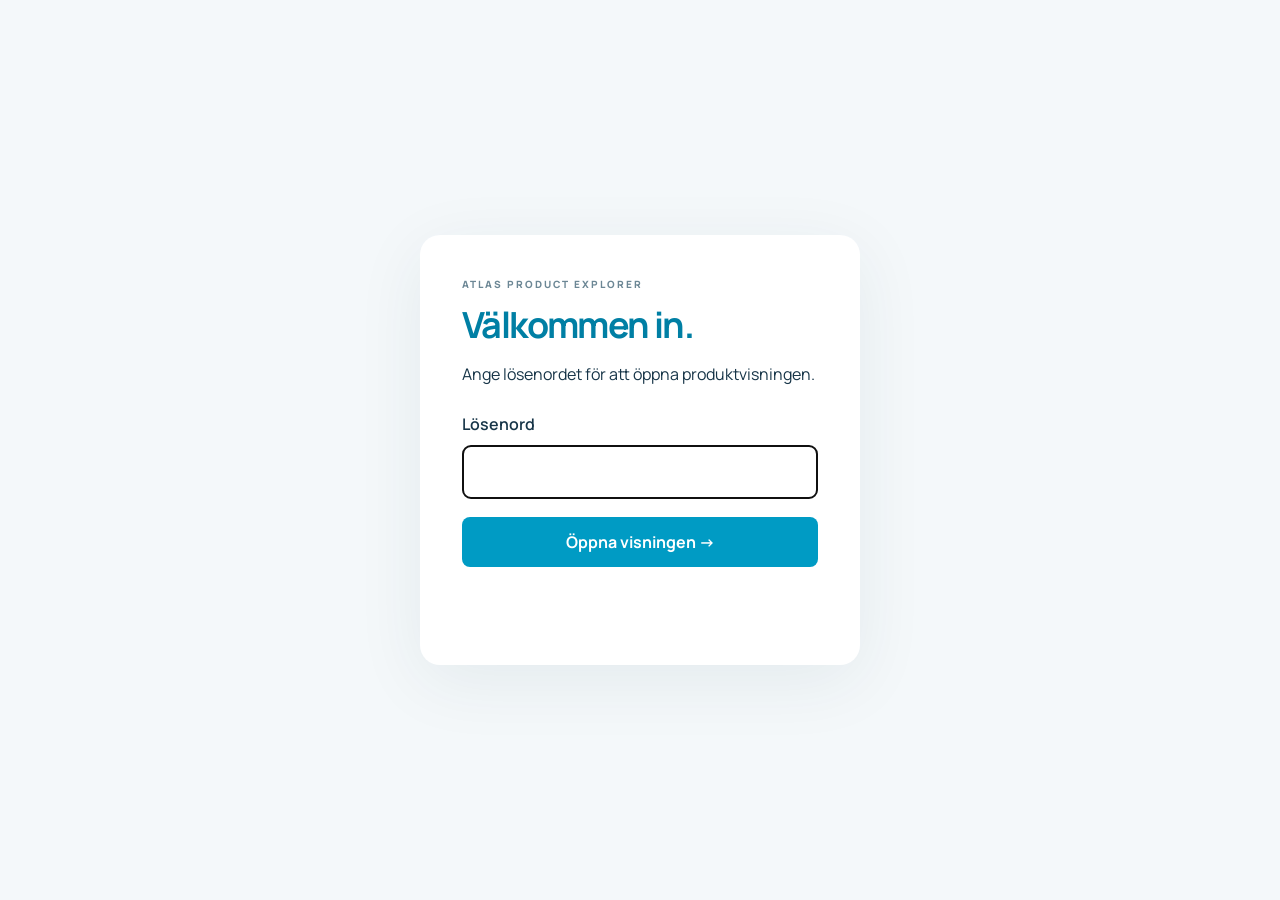
<file: index.html>
<!doctype html><html lang="sv"><head><meta charset="utf-8"><meta name="viewport" content="width=device-width, initial-scale=1"><title>Atlas Product Explorer · GS prototype</title><meta name="description" content="Interaktiv produktprototyp med Gaussian Splatting och sidstyrda hotspots."><link rel="stylesheet" href="style.css?v=4"><script type="importmap">{"imports":{"three":"https://cdn.jsdelivr.net/npm/three@0.180.0/build/three.module.js","three/addons/":"https://cdn.jsdelivr.net/npm/three@0.180.0/examples/jsm/","@sparkjsdev/spark":"https://sparkjs.dev/releases/spark/2.3.1/spark.module.js"}}</script></head><body class="locked"><section id="gate"><form id="unlock-form"><p class="eyebrow">ATLAS PRODUCT EXPLORER</p><h1>Välkommen in.</h1><p>Ange lösenordet för att öppna produktvisningen.</p><label for="password">Lösenord</label><input id="password" type="password" autocomplete="off" required autofocus><button id="unlock" type="submit">Öppna visningen →</button><p id="gate-status" role="status" aria-live="polite"></p></form></section>
<header><a class="brand" href="#">ATLAS <span>PRODUCT EXPLORER</span></a><span class="badge">PROOF OF CONCEPT</span></header>
<main><div class="heading"><div><p class="eyebrow">360° PRODUKTVY</p><h1>Utforska varje detalj.</h1><p class="intro">Rotera produkten. Klicka på en markör för att upptäcka mer.</p></div><button id="settings" class="quiet">Anpassa hotspots</button></div>
<div class="toolbar"><span class="product">Atlas Copco <span>·</span> GS-modell</span><div class="controls"><button id="labels" aria-pressed="true">Etiketter <span class="switch"></span></button><button id="rotate" aria-pressed="true">Auto-rotera <span class="switch"></span></button><button id="reset" class="quiet" title="Återställ vy">↺ Återställ</button></div></div>
<section id="viewer" aria-label="Interaktiv 3D-produktviewer"><div id="markers"></div><div id="loading" role="status"><div class="spinner"></div><strong>Laddar produkten</strong><span>Förbereder 360°-vyn…</span></div><div class="hint">↔ Dra för att rotera <span>·</span> Scrolla för att zooma</div><div class="orbit-label">360°<span>↻</span></div>
<aside id="card" hidden><button id="close" aria-label="Stäng information">×</button><p class="eyebrow">PRODUKTDETALJ</p><h2 id="card-title"></h2><p id="card-text"></p><small>Illustrativ hotspot för denna prototyp.</small></aside>
<aside id="editor" hidden><div class="editor-head"><h2>Hotspots</h2><button id="editor-close" aria-label="Stäng inställningar">×</button></div><p>Koppla varje markör till en sida av den osynliga boxen.</p><label>Välj markör<select id="pick"></select></label><label>Rubrik<input id="title-input"></label><label>Beskrivning<textarea id="text-input" rows="2"></textarea></label><label>Synlig från<select id="face"><option value="front">Fram</option><option value="back">Bak</option><option value="left">Vänster</option><option value="right">Höger</option><option value="top">Ovan</option><option value="bottom">Under</option></select></label><div id="sliders"></div><label class="check"><input type="checkbox" id="box-toggle"> Visa den osynliga boxen</label><button id="download">Exportera hotspot-inställningar</button><small>Ändringar sparas i den här webbläsaren.</small></aside></section>
<footer><span>360 Explorer <b> / </b> Gaussian Splatting</span><span>Fristående prototyp · exempelmarkörer</span></footer></main><script type="module" src="gate.js?v=4"></script></body></html>
</file>
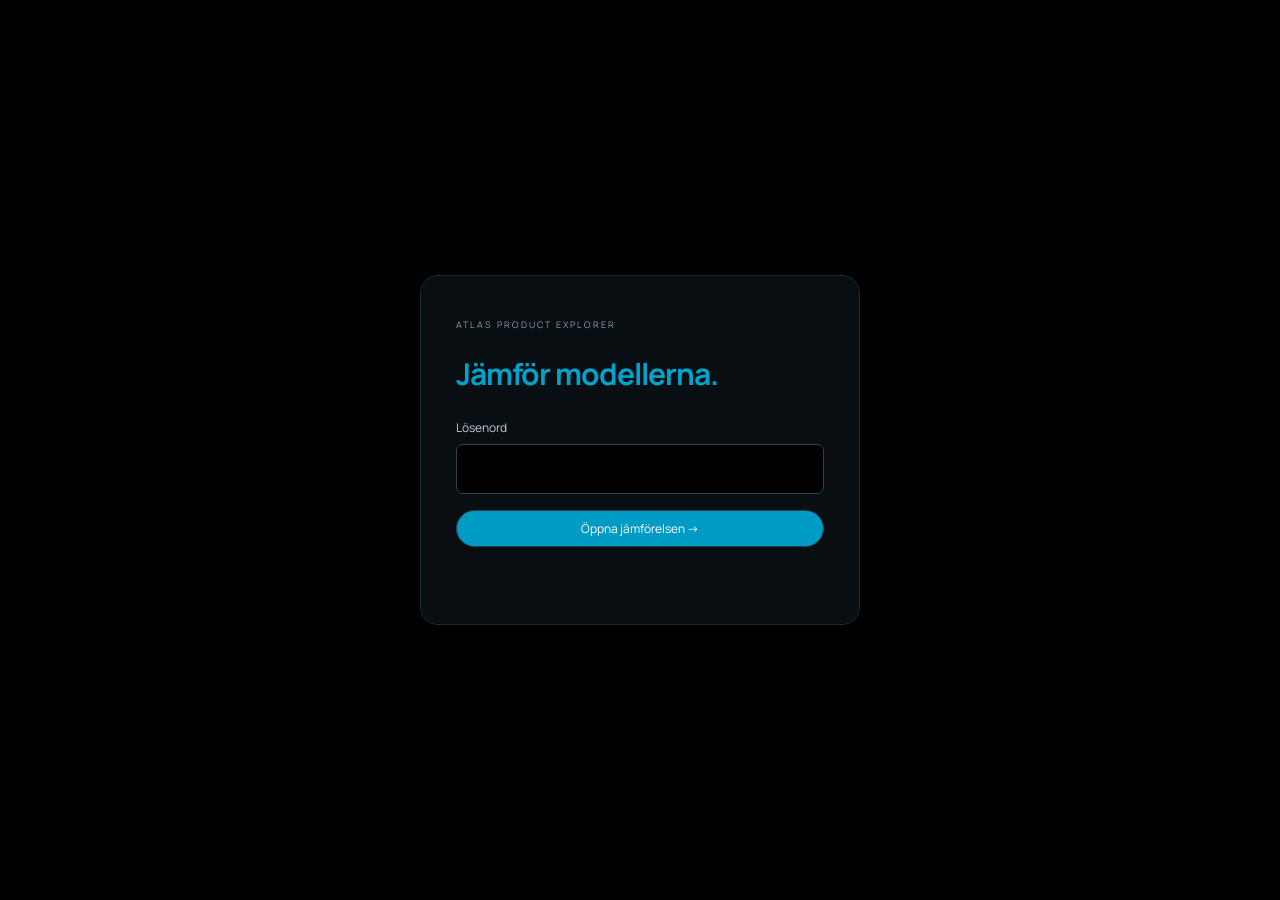
<file: compare.html>
<!doctype html><html lang="sv"><head><meta charset="utf-8"><meta name="viewport" content="width=device-width,initial-scale=1"><title>Atlas · Modelljämförelse</title><link rel="stylesheet" href="compare.css?v=4"><script type="importmap">{"imports":{"three":"https://cdn.jsdelivr.net/npm/three@0.180.0/build/three.module.js","three/addons/":"https://cdn.jsdelivr.net/npm/three@0.180.0/examples/jsm/","@sparkjsdev/spark":"https://sparkjs.dev/releases/spark/2.3.1/spark.module.js"}}</script></head><body>
<section id="gate"><form id="unlock-form"><small>ATLAS PRODUCT EXPLORER</small><h1>Jämför modellerna.</h1><label for="password">Lösenord</label><input id="password" type="password" required autocomplete="off"><button>Öppna jämförelsen →</button><p id="gate-status" role="status"></p></form></section>
<main hidden id="comparison"><header><a href="dark.html?v=4">ATLAS <span>PRODUCT EXPLORER</span></a><small>MODELLJÄMFÖRELSE</small></header><div class="heading"><div><h1>Se skillnaden, sida vid sida.</h1><p>Dra i valfri vy. Båda modellerna följer samma rotation och zoom.</p></div><div class="actions"><label><input id="clean" type="checkbox" checked> Ren produktvy</label><label><input id="auto" type="checkbox"> Auto-rotera</label><button id="reset">↺ Återställ</button></div></div>
<div class="panels"><section><div class="pane-title"><h2>Splatfacto</h2><label class="file-button">Välj modell<input id="left-file" type="file" accept=".ply,.spz,.splat,.ksplat"></label></div><div id="left-view" class="viewport"></div><p id="left-status" class="status" role="status">Förbereder modellen…</p><details><summary>Modellens koordinater</summary><select id="left-space"><option value="splatfacto">Product Grid · Splatfacto</option><option value="lichtfeld">Product Grid · LichtFeld</option><option value="native">Originalkoordinater</option></select></details></section><section><div class="pane-title"><h2>LichtFeld</h2><label class="file-button">Välj modell<input id="right-file" type="file" accept=".ply,.spz,.splat,.ksplat"></label></div><div id="right-view" class="viewport"></div><p id="right-status" class="status" role="status">Förbereder modellen…</p><details><summary>Modellens koordinater</summary><select id="right-space"><option value="lichtfeld">Product Grid · LichtFeld</option><option value="splatfacto">Product Grid · Splatfacto</option><option value="native">Originalkoordinater</option></select></details></section></div>
<footer>30 000 steg i båda körningarna. Webbversionerna är komprimerade; välj lokala PLY-filer för att granska originalexporterna. Egna filer läses lokalt i webbläsaren. Ren produktvy döljer områden utanför produkten; avmarkera för att granska hela modellen.</footer></main><script type="module" src="compare-gate.js?v=4"></script></body></html>
</file>
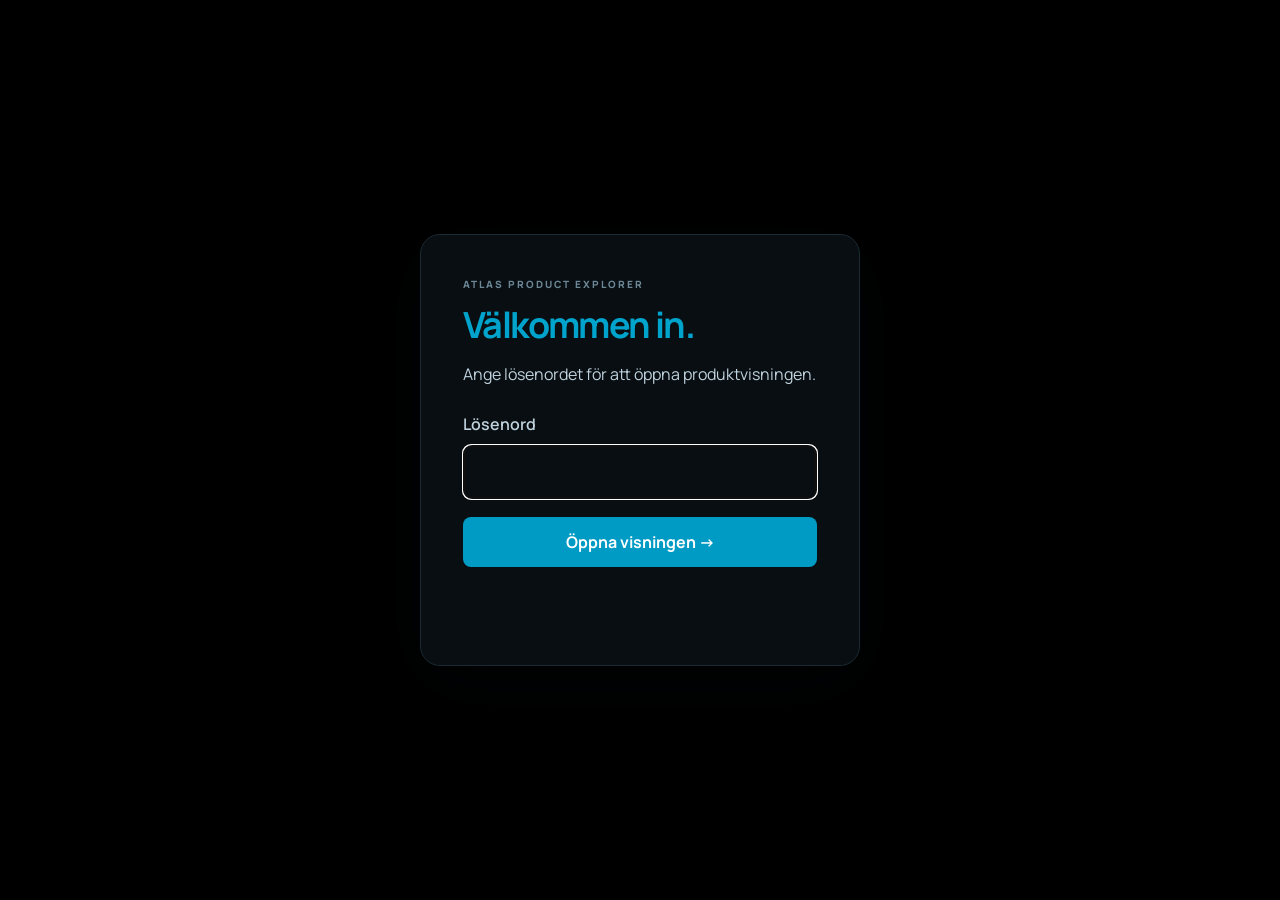
<file: dark.html>
<!doctype html><html lang="sv"><head><meta charset="utf-8"><meta name="viewport" content="width=device-width, initial-scale=1"><title>Atlas Product Explorer · GS prototype</title><meta name="description" content="Interaktiv produktprototyp med Gaussian Splatting och sidstyrda hotspots."><link rel="stylesheet" href="style.css?v=4"><script type="importmap">{"imports":{"three":"https://cdn.jsdelivr.net/npm/three@0.180.0/build/three.module.js","three/addons/":"https://cdn.jsdelivr.net/npm/three@0.180.0/examples/jsm/","@sparkjsdev/spark":"https://sparkjs.dev/releases/spark/2.3.1/spark.module.js"}}</script><link rel="stylesheet" href="dark.css?v=3"></head><body class="locked dark"><section id="gate"><form id="unlock-form"><p class="eyebrow">ATLAS PRODUCT EXPLORER</p><h1>Välkommen in.</h1><p>Ange lösenordet för att öppna produktvisningen.</p><label for="password">Lösenord</label><input id="password" type="password" autocomplete="off" required autofocus><button id="unlock" type="submit">Öppna visningen →</button><p id="gate-status" role="status" aria-live="polite"></p></form></section>
<header><a class="brand" href="index.html">ATLAS <span>PRODUCT EXPLORER</span></a><span class="badge">BLACK EDITION</span></header>
<main><div class="heading"><div><p class="eyebrow">360° PRODUKTVY</p><h1>Utforska varje detalj.</h1><p class="intro">Rotera produkten. Klicka på en markör för att upptäcka mer.</p></div><button id="settings" class="quiet">Anpassa hotspots</button></div>
<div class="toolbar"><span class="product">Atlas Copco <span>·</span> GS-modell</span><div class="controls"><button id="labels" aria-pressed="true">Etiketter <span class="switch"></span></button><button id="rotate" aria-pressed="true">Auto-rotera <span class="switch"></span></button><button id="reset" class="quiet" title="Återställ vy">↺ Återställ</button></div></div>
<section id="viewer" aria-label="Interaktiv 3D-produktviewer"><div id="markers"></div><div id="loading" role="status"><div class="spinner"></div><strong>Laddar produkten</strong><span>Förbereder 360°-vyn…</span></div><div class="hint">↔ Dra för att rotera <span>·</span> Scrolla för att zooma</div><div class="orbit-label">360°<span>↻</span></div>
<aside id="card" hidden><button id="close" aria-label="Stäng information">×</button><p class="eyebrow">PRODUKTDETALJ</p><h2 id="card-title"></h2><p id="card-text"></p><small>Illustrativ hotspot för denna prototyp.</small></aside>
<aside id="editor" hidden><div class="editor-head"><h2>Hotspots</h2><button id="editor-close" aria-label="Stäng inställningar">×</button></div><p>Koppla varje markör till en sida av den osynliga boxen.</p><label>Välj markör<select id="pick"></select></label><label>Rubrik<input id="title-input"></label><label>Beskrivning<textarea id="text-input" rows="2"></textarea></label><label>Synlig från<select id="face"><option value="front">Fram</option><option value="back">Bak</option><option value="left">Vänster</option><option value="right">Höger</option><option value="top">Ovan</option><option value="bottom">Under</option></select></label><div id="sliders"></div><label class="check"><input type="checkbox" id="box-toggle"> Visa den osynliga boxen</label><button id="download">Exportera hotspot-inställningar</button><small>Ändringar sparas i den här webbläsaren.</small></aside></section>
<footer><span>360 Explorer <b> / </b> Gaussian Splatting · Grid</span><span>Fristående prototyp · exempelmarkörer</span></footer></main><script type="module" src="gate-dark.js?v=3"></script></body></html>
</file>
<file: style.css>
@import url('https://fonts.googleapis.com/css2?family=Manrope:wght@400;500;600;700;800&display=swap');
:root{font-family:Manrope,Arial,sans-serif;color:#173548;background:#fff;--blue:#009bc4;--line:#e5ebef}*{box-sizing:border-box}body{margin:0}button,input,select,textarea{font:inherit}button{cursor:pointer}header{height:82px;margin:0 5%;border-bottom:1px solid var(--line);display:flex;align-items:center;justify-content:space-between}.brand{color:#007faa;font-weight:800;font-size:23px;text-decoration:none;letter-spacing:-1px}.brand span{font-size:10px;letter-spacing:2px;margin-left:17px;color:#718491}.badge{font-size:10px;letter-spacing:1.5px;border:1px solid #dce7ed;padding:7px 11px;border-radius:20px;color:#74858d}main{max-width:1500px;margin:auto;padding:35px 5% 0}.heading{display:flex;align-items:center;justify-content:space-between}.eyebrow{font-size:10px;font-weight:800;letter-spacing:2px;color:#6c8795;margin:0 0 12px}h1{font-size:clamp(28px,3.2vw,46px);letter-spacing:-1.6px;margin:0;color:#007fa4;line-height:1.2}.intro{font-size:13px;color:#74848e;margin:13px 0 25px}.quiet{background:transparent;border:1px solid #dae4e9;border-radius:22px;padding:10px 16px;color:#526c7b;font-size:11px}.toolbar{display:flex;align-items:center;justify-content:space-between;margin:8px 0 0;padding:20px 0;border-bottom:1px solid #edf1f3}.product{font-size:12px;font-weight:700}.product span{margin:0 9px;color:#a7b4ba}.controls{display:flex;gap:18px;align-items:center}.controls button{display:flex;align-items:center;gap:9px;background:transparent;border:0;color:#496777;font-size:11px}.switch{width:34px;height:20px;background:#e3eaee;border-radius:20px;position:relative}.switch:after{content:'';position:absolute;left:3px;top:3px;width:14px;height:14px;border-radius:50%;background:white;box-shadow:0 1px 4px #0002}.controls button[aria-pressed=true] .switch{background:var(--blue)}.controls button[aria-pressed=true] .switch:after{left:17px}#viewer{position:relative;height:clamp(480px,64vh,760px);min-height:480px;overflow:hidden;background:radial-gradient(ellipse at 50% 50%,#fff 40%,#f8fafb);border-radius:0 0 10px 10px;touch-action:none}canvas{display:block;width:100%;height:100%;outline:none}#markers{position:absolute;inset:0;pointer-events:none;z-index:2}.marker{position:absolute;width:39px;height:39px;border-radius:50%;background:var(--blue);color:white;border:2px solid #ffffffcc;box-shadow:0 3px 16px #007d9d35;font-size:27px;line-height:28px;font-weight:400;transform:translate(-50%,-50%);transition:opacity .15s;pointer-events:auto}.marker:hover,.marker.selected{background:#00789d;box-shadow:0 0 0 6px #00a1c525}.marker:focus-visible{outline:3px solid #173548;outline-offset:3px}.marker::after{content:attr(data-label);position:absolute;bottom:48px;left:50%;transform:translateX(-50%);white-space:nowrap;background:#183849;color:white;border-radius:5px;padding:7px 10px;font-size:11px;opacity:0;pointer-events:none}.marker:hover::after,.marker:focus::after{opacity:1}#loading{position:absolute;inset:0;z-index:5;display:flex;flex-direction:column;justify-content:center;align-items:center;gap:13px;background:#fff;color:#55717f}#loading span{font-size:12px}#loading[hidden]{display:none}.spinner{width:30px;height:30px;border:2px solid #e1eef2;border-top-color:var(--blue);border-radius:50%;animation:spin 1s linear infinite}@keyframes spin{to{transform:rotate(360deg)}}.hint{position:absolute;bottom:21px;left:50%;transform:translateX(-50%);font-size:10px;color:#82929c;white-space:nowrap}.hint span{margin:0 7px}.orbit-label{position:absolute;bottom:18px;right:20px;display:flex;flex-direction:column;align-items:center;color:var(--blue);font-size:12px}.orbit-label span{font-size:27px;line-height:20px}aside{z-index:4;background:#fffffff5;backdrop-filter:blur(12px);box-shadow:0 10px 40px #16384516;border:1px solid #e1e9ed;border-radius:12px;padding:25px}aside[hidden]{display:none}#card{position:absolute;right:24px;bottom:66px;width:290px}#card h2{font-size:21px;margin:8px 0 12px}#card p:not(.eyebrow){font-size:12px;line-height:1.7;color:#607886}aside small{display:block;font-size:9px;line-height:1.6;color:#91a0a9;margin-top:18px}#close,#editor-close{background:transparent;border:0;color:#63818f;font-size:23px;position:absolute;right:12px;top:9px}#editor{position:absolute;right:15px;top:15px;width:290px;max-height:calc(100% - 30px);overflow:auto;padding:20px}#editor h2{font-size:18px;margin:0}#editor p{font-size:11px;color:#6d8490;line-height:1.6}#editor label{display:block;font-size:10px;font-weight:700;margin:12px 0;color:#4e6878}#editor select,#editor input:not([type=checkbox]):not([type=range]),#editor textarea{width:100%;border:1px solid #dce6ec;border-radius:6px;padding:7px;margin-top:5px;font-size:11px;background:white}#editor input[type=range]{width:100%;accent-color:var(--blue)}#editor button:not(#editor-close){background:#008fba;color:white;border:0;border-radius:7px;padding:10px;width:100%;font-size:10px}.check{display:flex!important;align-items:center;gap:6px}footer{display:flex;justify-content:space-between;border-top:1px solid var(--line);padding:22px 0;color:#7d929e;font-size:10px}footer b{margin:0 10px;font-weight:400;color:#c5d0d7}@media(max-width:650px){header{height:66px}.brand span{display:none}.badge{font-size:8px}.heading{align-items:flex-start;gap:12px}.heading .quiet{font-size:9px;max-width:115px}main{padding-top:24px}.toolbar{align-items:flex-start;gap:10px;flex-direction:column}.controls{width:100%;justify-content:space-between;gap:3px}#viewer{height:62vh}.marker{width:34px;height:34px;font-size:24px}#card{right:12px;bottom:54px;width:250px}footer{font-size:8px;gap:15px}#editor{width:270px}}@media(prefers-reduced-motion:reduce){.spinner{animation:none}}

.locked>header,.locked>main{display:none}#gate{min-height:100vh;display:grid;place-items:center;padding:24px;background:#f4f8fa}#unlock-form{width:min(100%,440px);padding:42px;background:white;border-radius:20px;box-shadow:0 16px 70px #15354112}#unlock-form h1{font-size:36px}#unlock-form label{display:block;margin-top:28px;font-weight:600}#password{width:100%;box-sizing:border-box;margin:10px 0 18px;padding:14px;border:1px solid #c4d3da;border-radius:8px;font-size:18px}#unlock{width:100%;padding:14px;background:#009bc4;color:white;border:0;border-radius:8px;font-weight:700}#gate-status{min-height:24px;color:#9d3535}#gate[hidden]{display:none}
.model-progress{padding:10px 0 12px;font-size:10px;color:#7d929e;display:flex;flex-direction:column;gap:7px}.model-progress progress{width:100%;height:3px;border:0;appearance:none;background:#e5ebef;border-radius:3px;overflow:hidden}.model-progress progress::-webkit-progress-bar{background:#e5ebef}.model-progress progress::-webkit-progress-value{background:#009bc4;transition:width .2s}.model-progress progress::-moz-progress-bar{background:#009bc4}.model-progress[data-complete=true]{color:#60818d}.model-progress[data-error=true]{color:#9d3535}
</file>
<file: compare.css>
@import url('https://fonts.googleapis.com/css2?family=Manrope:wght@400;500;600;700;800&display=swap');
*{box-sizing:border-box}html,body{margin:0;background:#000;color:#bed0db;font-family:Manrope,Arial,sans-serif}button,input,select{font:inherit}button,.file-button{border:1px solid #28404e;border-radius:20px;padding:9px 15px;color:#a9c6d4;background:#080f14;cursor:pointer;font-size:12px}main{max-width:1800px;margin:auto;padding:0 4%}header{height:80px;display:flex;align-items:center;justify-content:space-between;border-bottom:1px solid #1a2932}header a{color:#00a3cc;font-weight:800;text-decoration:none;font-size:23px}header a span{font-size:9px;letter-spacing:2px;color:#8aa1ad;margin-left:12px}small{font-size:9px;letter-spacing:2px;color:#8aa1ad}.heading{display:flex;justify-content:space-between;gap:24px;align-items:center;padding:32px 0}h1{color:#00a3cc;font-size:clamp(25px,3vw,40px);margin:0 0 12px;letter-spacing:-1px}.heading p{font-size:12px;color:#809aa8;margin:0}.actions{display:flex;align-items:center;gap:18px;font-size:11px;white-space:nowrap}input[type=checkbox]{accent-color:#00a3cc}.panels{display:grid;grid-template-columns:1fr 1fr;gap:22px}.panels>section{min-width:0}.pane-title{display:flex;align-items:center;justify-content:space-between;padding:14px 0;border-top:1px solid #1a2932}h2{font-size:17px;margin:0;color:#a8d9eb}.file-button input{display:none}.viewport{height:clamp(350px,62vh,760px);overflow:hidden;border:1px solid #14232b;border-radius:9px;touch-action:none}.viewport canvas{display:block;width:100%;height:100%}.status{font-size:10px;color:#8ba6b4;min-height:18px;margin:10px 0}details{font-size:10px;color:#738e9e}select{margin-top:8px;padding:7px;background:#0b151b;color:#aac6d4;border:1px solid #29414f;border-radius:5px}footer{font-size:10px;color:#688592;margin:24px 0;line-height:1.7}#gate{min-height:100vh;display:grid;place-items:center;padding:24px}form{width:min(440px,100%);padding:35px;background:#080e12;border:1px solid #1b2a33;border-radius:18px}form h1{font-size:30px;margin-top:20px}form label{display:block;font-size:12px;margin:25px 0 8px}#password{width:100%;padding:13px;background:#000;color:white;border:1px solid #30444f;border-radius:7px}form button{width:100%;background:#009bc4;color:white;margin-top:16px}#gate-status{font-size:12px;color:#aa8c8c;min-height:18px}[hidden]{display:none!important}@media(max-width:800px){.heading{flex-direction:column;align-items:flex-start}.panels{grid-template-columns:1fr}.viewport{height:50vh}.actions{gap:12px}header a span{display:none}}

.model-metrics{font-size:11px;color:#abd1e3;line-height:1.7;margin:8px 0 12px}
</file>
<file: dark.css>
body.dark{background:#000;color:#bfd2dd;--line:#19252d}body.dark header{border-color:#19252d}body.dark #viewer{background:#000}body.dark h1{color:#00a3cc}body.dark .brand{color:#00a3cc}body.dark .badge{border-color:#26343b;color:#8aa0aa}body.dark .toolbar{border-color:#19252d}body.dark #loading{background:#000;color:#92aab6}body.dark #gate{background:#000}body.dark #unlock-form{background:#080e12;border:1px solid #1b2a33}body.dark #password{background:#080e12;color:white;border-color:#30444f}body.dark .quiet{border-color:#30444f;color:#9eb8c7}body.dark .controls button{color:#9eb8c7}body.dark .switch{background:#26343b}body.dark .model-progress progress::-webkit-progress-bar{background:#16232a}body.dark .model-progress progress{background:#16232a}
html{background:#000}
</file>
